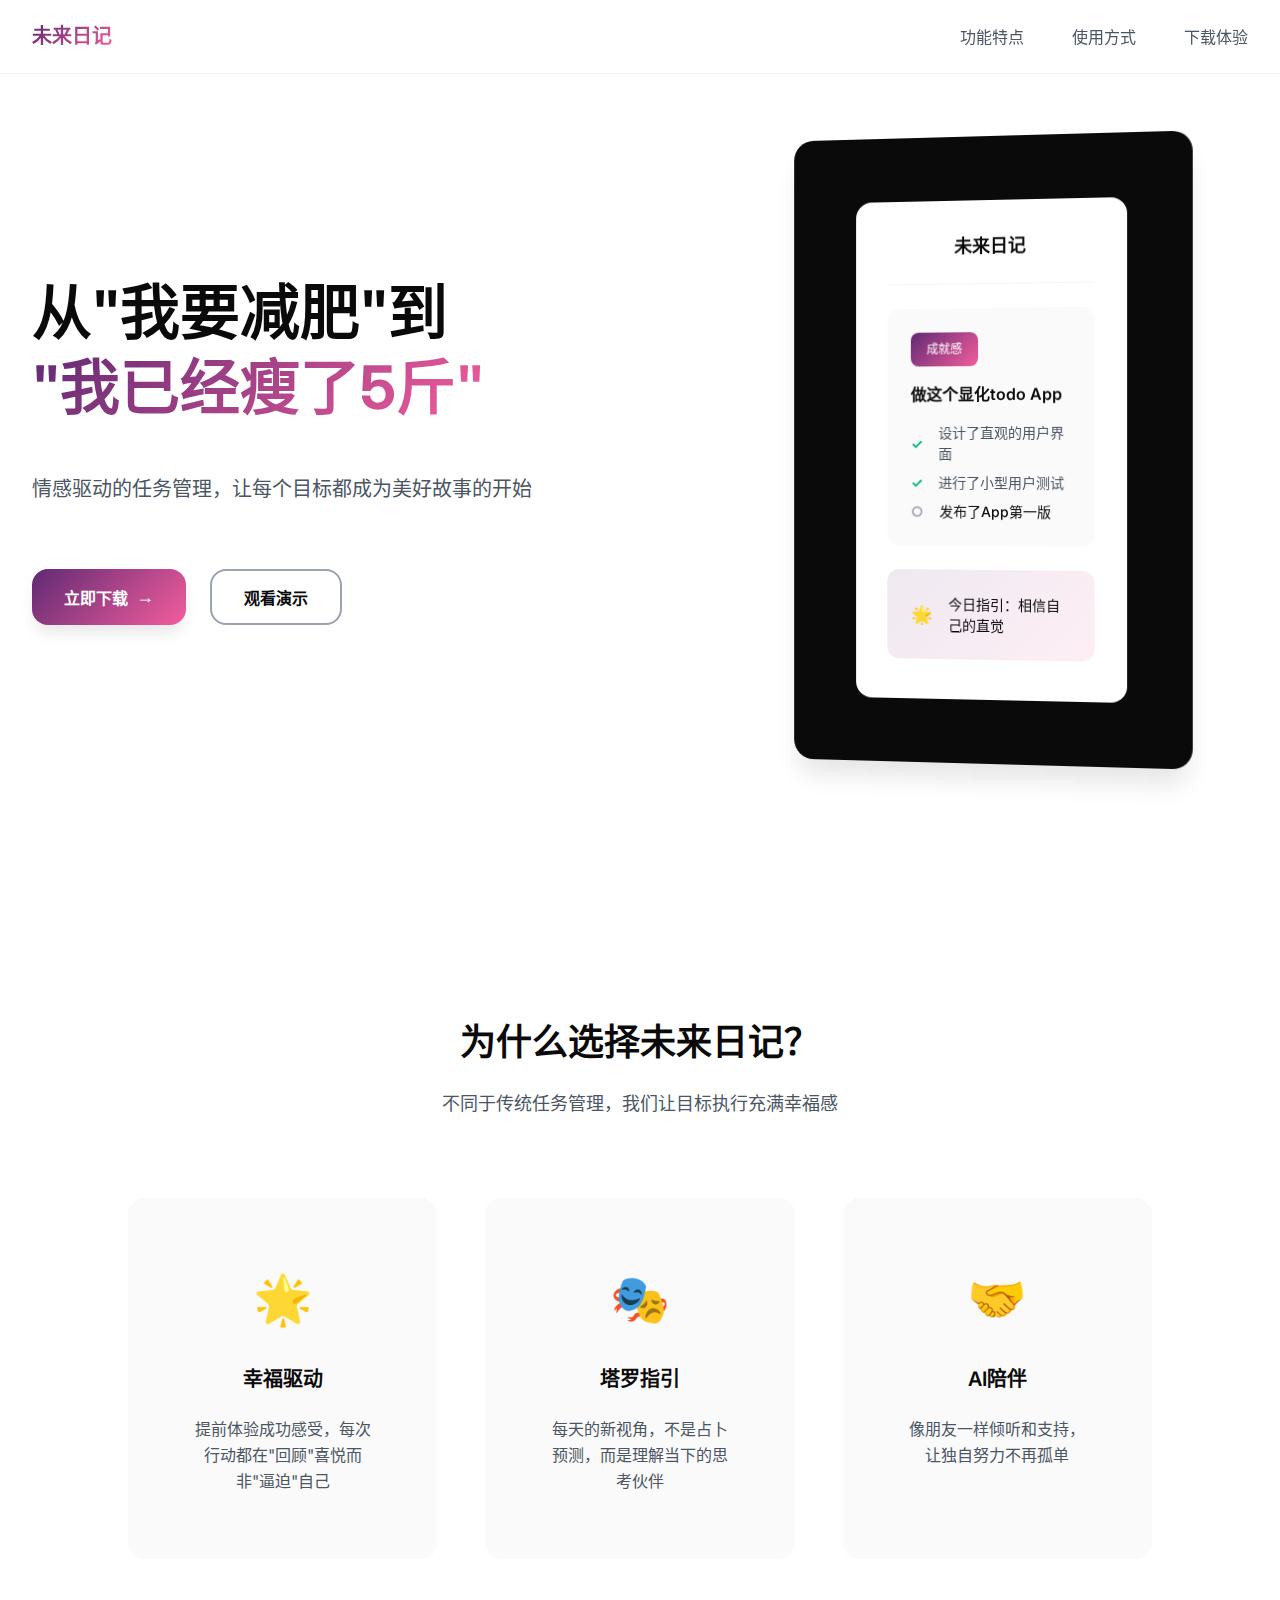
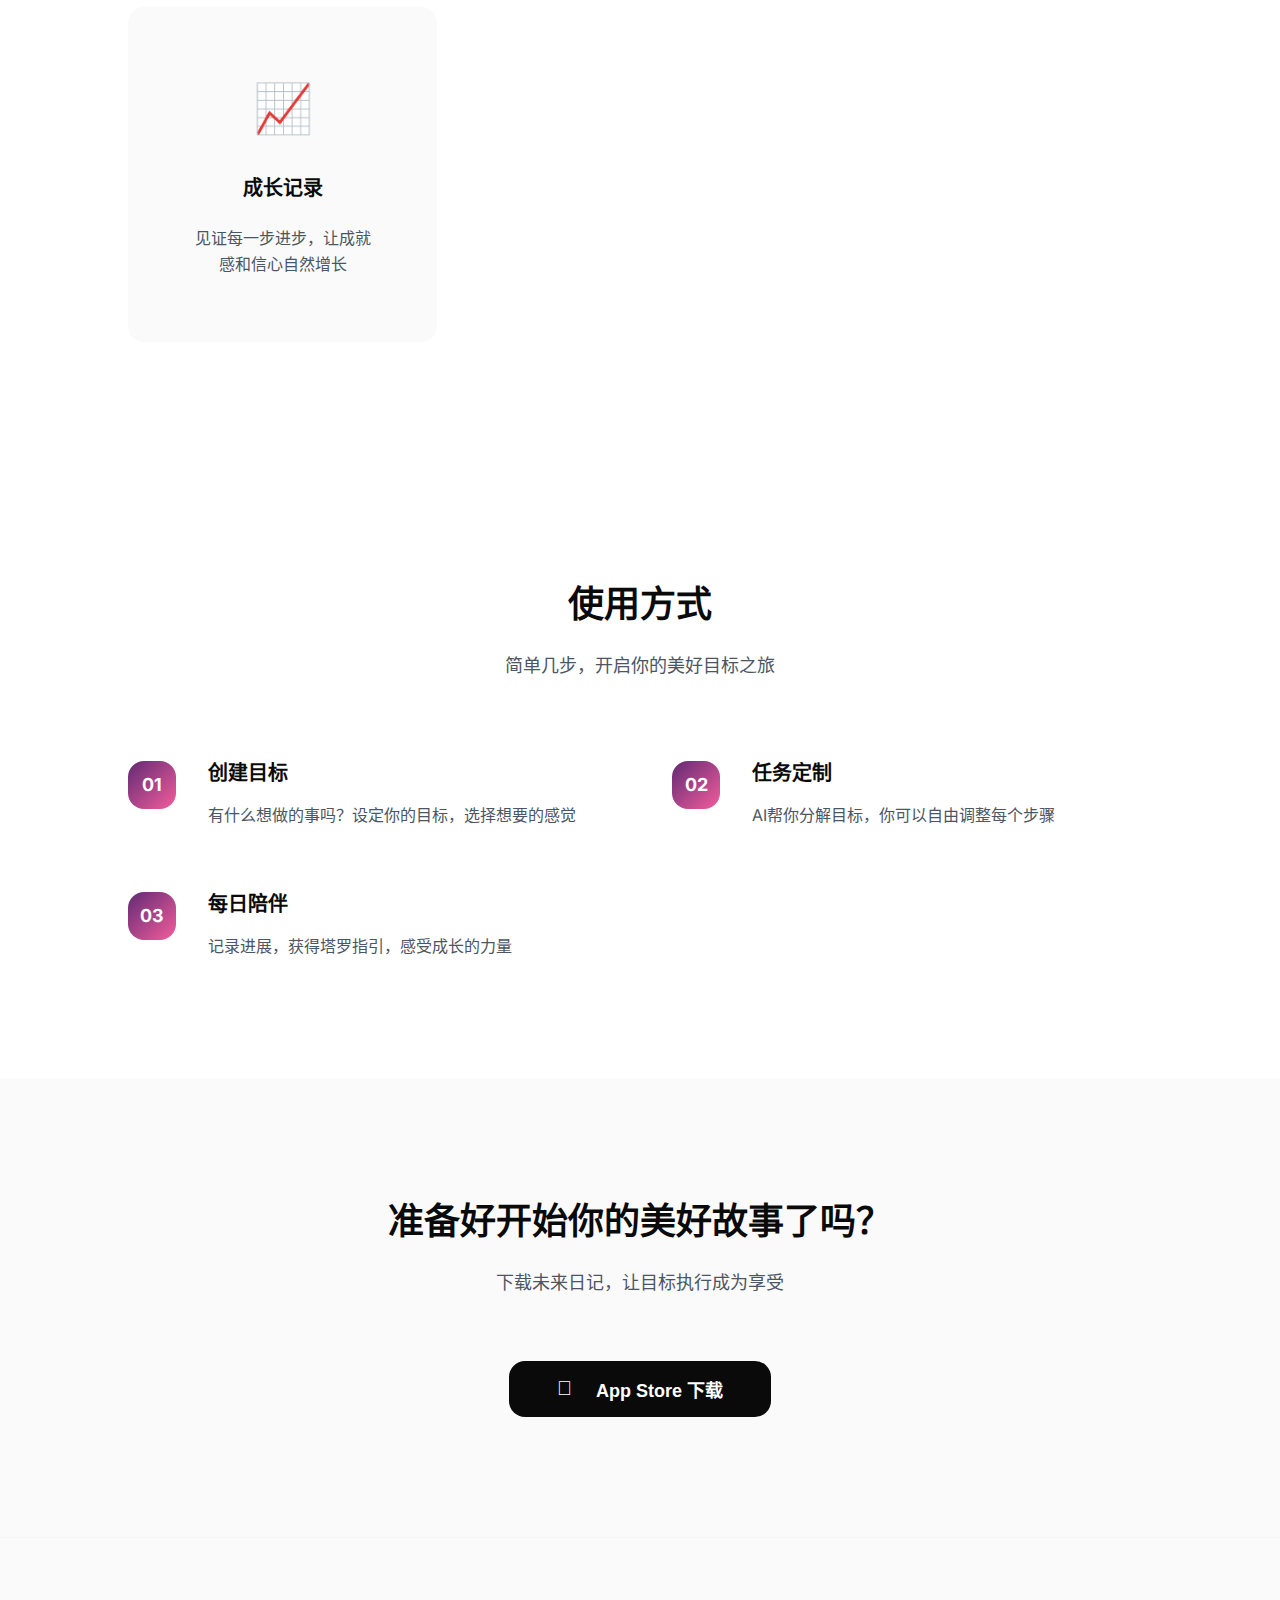
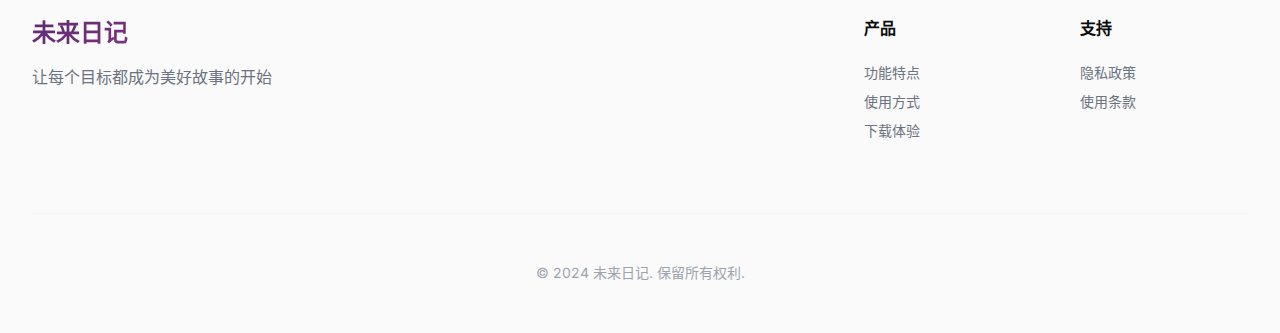
<file: index.html>
<!DOCTYPE html>
<html lang="zh-CN">
<head>
    <meta charset="UTF-8">
    <meta name="viewport" content="width=device-width, initial-scale=1.0">
    <title>未来日记 - 让每个目标都成为美好故事的开始</title>
    <meta name="description" content="情感驱动的任务管理应用，通过美好愿景和陪伴支持，让目标执行变得轻松愉快">
    <link rel="stylesheet" href="styles.css">
    <link href="https://fonts.googleapis.com/css2?family=Inter:wght@300;400;500;600;700&display=swap" rel="stylesheet">
</head>
<body>
    <!-- Header -->
    <header class="header">
        <div class="header-container">
            <div class="logo">
                <h1>未来日记</h1>
            </div>
            <nav class="nav">
                <a href="#features" class="nav-link">功能特点</a>
                <a href="#how-it-works" class="nav-link">使用方式</a>
                <a href="#download" class="nav-link">下载体验</a>
            </nav>
        </div>
    </header>

    <!-- Hero Section -->
    <section class="hero">
        <div class="hero-content">
            <h1 class="hero-title">
                从"我要减肥"到<br>
                <span class="gradient-text">"我已经瘦了5斤"</span>
            </h1>
            <p class="hero-subtitle">
                情感驱动的任务管理，让每个目标都成为美好故事的开始
            </p>
            <div class="hero-actions">
                <button class="btn btn-primary">
                    立即下载
                    <span class="btn-arrow">→</span>
                </button>
                <button class="btn btn-secondary">
                    观看演示
                </button>
            </div>
        </div>
        <div class="hero-visual">
            <div class="app-showcase">
                <div class="app-screen">
                    <div class="screen-header">
                        <div class="screen-title">未来日记</div>
                    </div>
                    <div class="screen-content">
                        <div class="goal-card">
                            <div class="goal-badge">成就感</div>
                            <div class="goal-title">做这个显化todo App</div>
                            <div class="goal-progress">
                                <div class="progress-item">
                                    <span class="progress-check">✓</span>
                                    <span class="progress-text">设计了直观的用户界面</span>
                                </div>
                                <div class="progress-item">
                                    <span class="progress-check">✓</span>
                                    <span class="progress-text">进行了小型用户测试</span>
                                </div>
                                <div class="progress-item active">
                                    <span class="progress-check">○</span>
                                    <span class="progress-text">发布了App第一版</span>
                                </div>
                            </div>
                        </div>
                        <div class="tarot-card">
                            <div class="tarot-icon">🌟</div>
                            <div class="tarot-text">今日指引：相信自己的直觉</div>
                        </div>
                    </div>
                </div>
            </div>
        </div>
    </section>

    <!-- Features Section -->
    <section id="features" class="features">
        <div class="section-header">
            <h2 class="section-title">为什么选择未来日记？</h2>
            <p class="section-description">
                不同于传统任务管理，我们让目标执行充满幸福感
            </p>
        </div>
        <div class="features-grid">
            <div class="feature-card">
                <div class="feature-icon">🌟</div>
                <h3>幸福驱动</h3>
                <p>提前体验成功感受，每次行动都在"回顾"喜悦而非"逼迫"自己</p>
            </div>
            <div class="feature-card">
                <div class="feature-icon">🎭</div>
                <h3>塔罗指引</h3>
                <p>每天的新视角，不是占卜预测，而是理解当下的思考伙伴</p>
            </div>
            <div class="feature-card">
                <div class="feature-icon">🤝</div>
                <h3>AI陪伴</h3>
                <p>像朋友一样倾听和支持，让独自努力不再孤单</p>
            </div>
            <div class="feature-card">
                <div class="feature-icon">📈</div>
                <h3>成长记录</h3>
                <p>见证每一步进步，让成就感和信心自然增长</p>
            </div>
        </div>
    </section>

    <!-- How it Works -->
    <section id="how-it-works" class="how-it-works">
        <div class="section-header">
            <h2 class="section-title">使用方式</h2>
            <p class="section-description">
                简单几步，开启你的美好目标之旅
            </p>
        </div>
        <div class="steps-container">
            <div class="step">
                <div class="step-number">01</div>
                <div class="step-content">
                    <h3>创建目标</h3>
                    <p>有什么想做的事吗？设定你的目标，选择想要的感觉</p>
                </div>
            </div>
            <div class="step">
                <div class="step-number">02</div>
                <div class="step-content">
                    <h3>任务定制</h3>
                    <p>AI帮你分解目标，你可以自由调整每个步骤</p>
                </div>
            </div>
            <div class="step">
                <div class="step-number">03</div>
                <div class="step-content">
                    <h3>每日陪伴</h3>
                    <p>记录进展，获得塔罗指引，感受成长的力量</p>
                </div>
            </div>
        </div>
    </section>

    <!-- CTA Section -->
    <section id="download" class="cta">
        <div class="cta-content">
            <h2 class="cta-title">准备好开始你的美好故事了吗？</h2>
            <p class="cta-description">
                下载未来日记，让目标执行成为享受
            </p>
            <button class="btn btn-cta">
                <span class="app-store-icon"></span>
                App Store 下载
            </button>
        </div>
    </section>

    <!-- Footer -->
    <footer class="footer">
        <div class="footer-content">
            <div class="footer-main">
                <div class="footer-brand">
                    <h3>未来日记</h3>
                    <p>让每个目标都成为美好故事的开始</p>
                </div>
                <div class="footer-links">
                    <div class="footer-link-group">
                        <h4>产品</h4>
                        <a href="#features">功能特点</a>
                        <a href="#how-it-works">使用方式</a>
                        <a href="#download">下载体验</a>
                    </div>
                    <div class="footer-link-group">
                        <h4>支持</h4>
                        <a href="/privacy">隐私政策</a>
                        <a href="/terms-of-use">使用条款</a>
                    </div>
                </div>
            </div>
            <div class="footer-bottom">
                <p>&copy; 2024 未来日记. 保留所有权利.</p>
            </div>
        </div>
    </footer>

    <script src="script.js"></script>
</body>
</html>
</file>
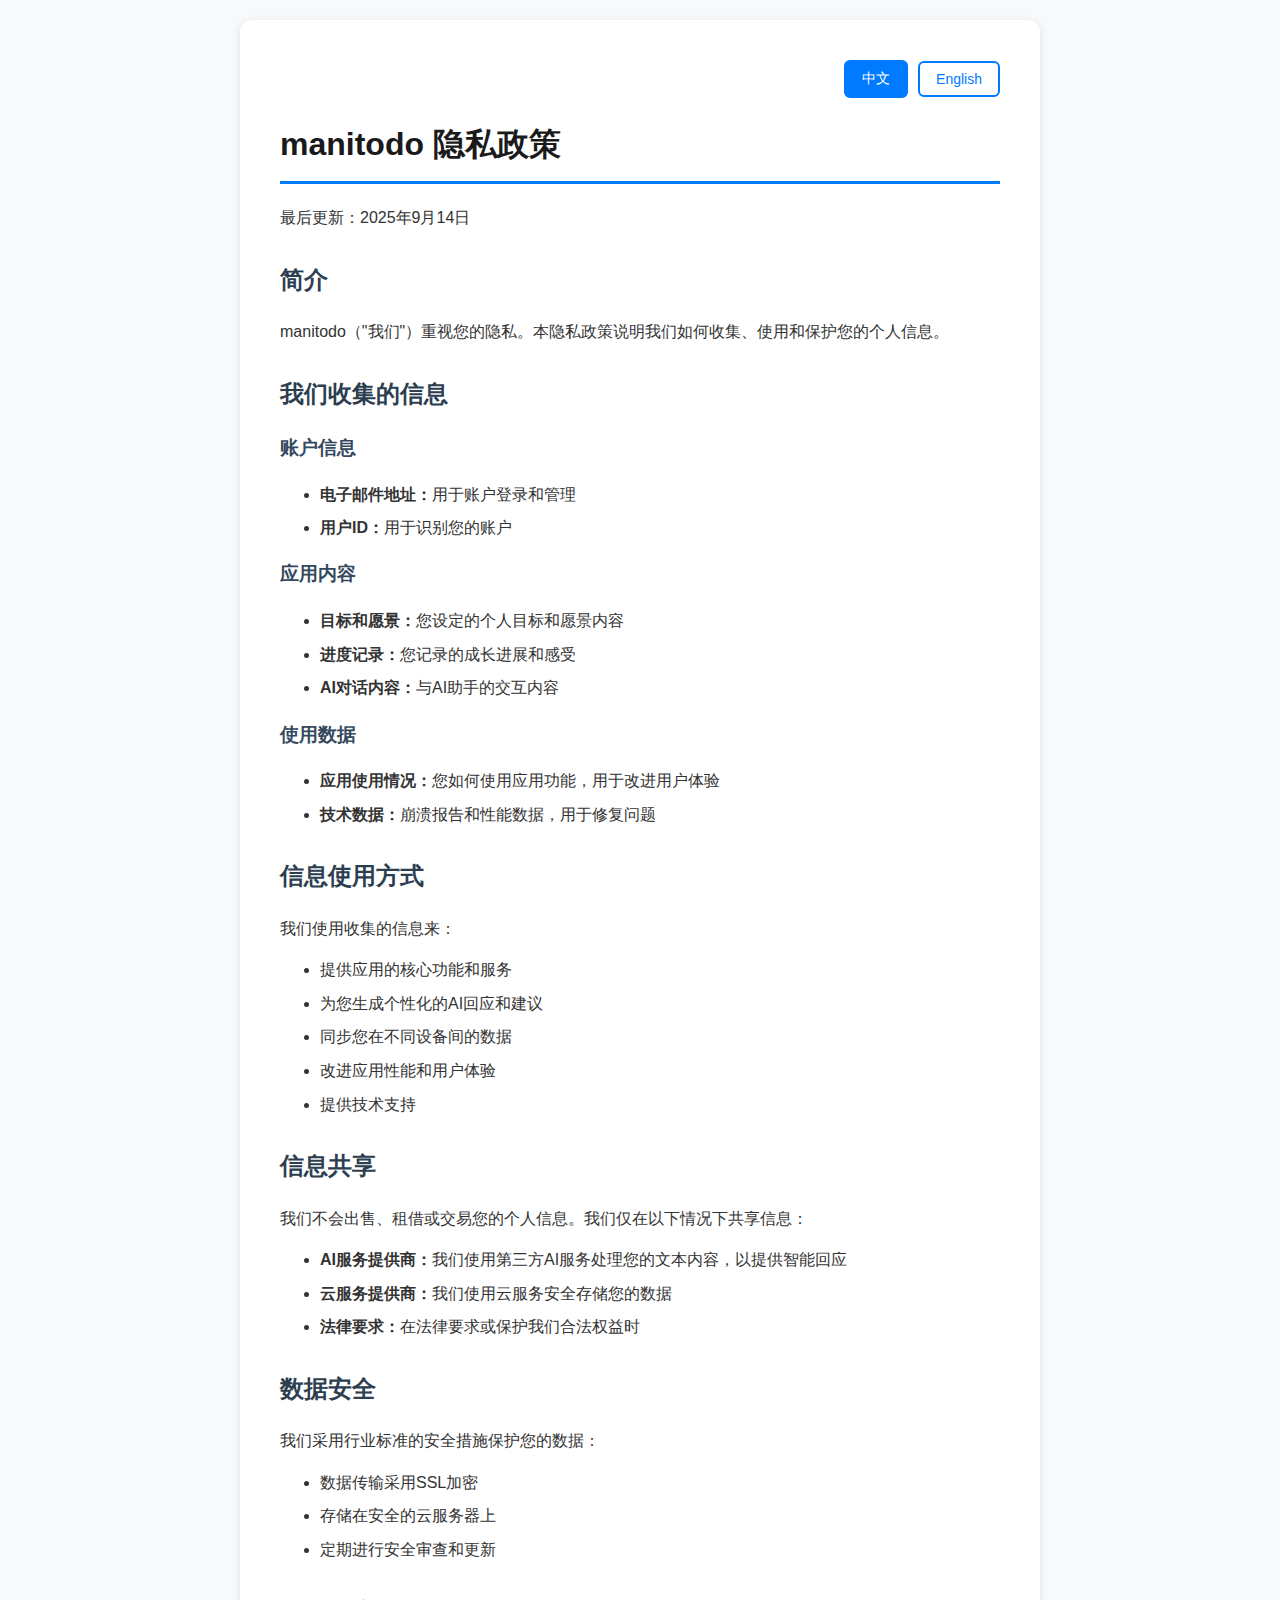
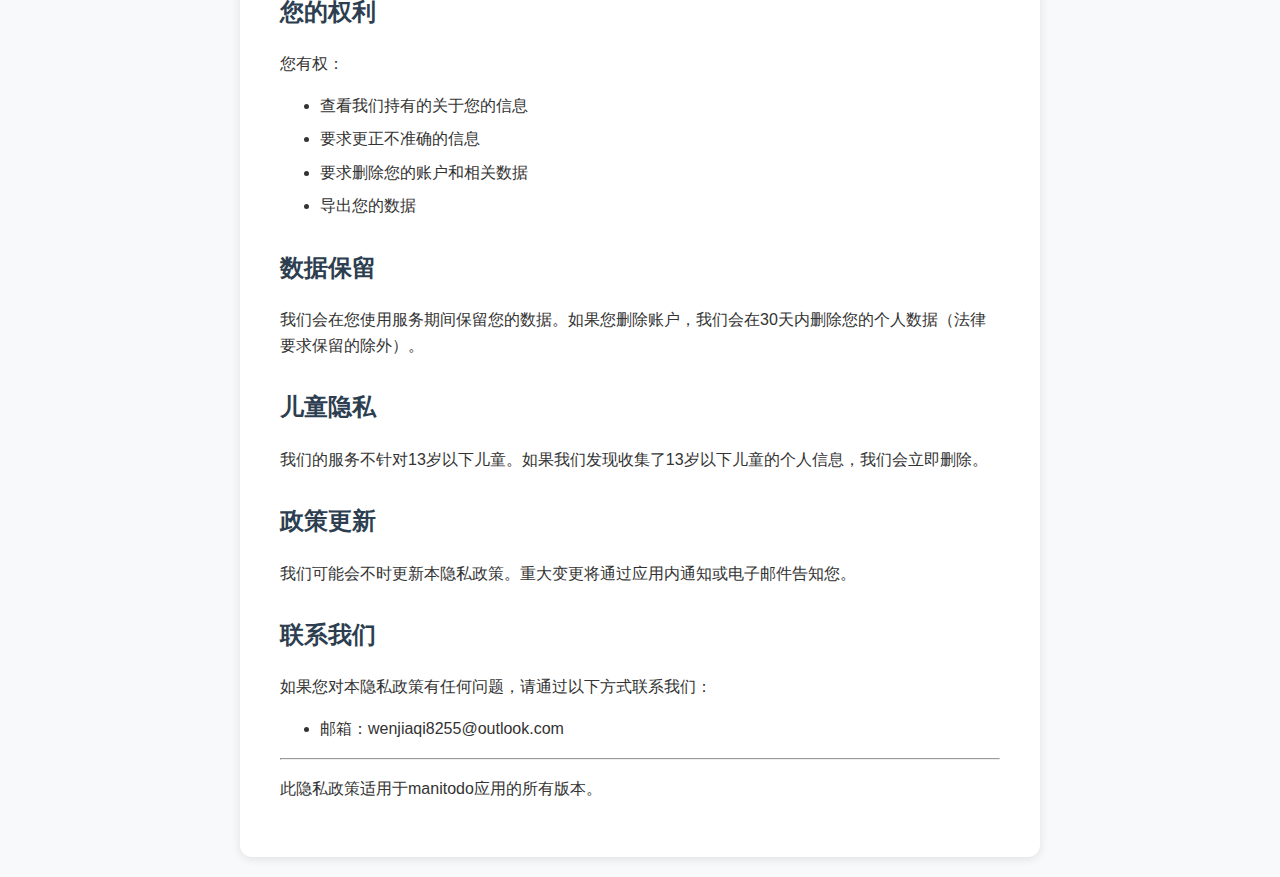
<file: privacy.html>
<!DOCTYPE html>
<html lang="zh">
<head>
    <meta charset="UTF-8">
    <meta name="viewport" content="width=device-width, initial-scale=1.0">
    <title>manitodo 隐私政策</title>
    <style>
        body {
            font-family: -apple-system, BlinkMacSystemFont, 'Segoe UI', Roboto, sans-serif;
            max-width: 800px;
            margin: 0 auto;
            padding: 20px;
            line-height: 1.6;
            color: #333;
            background-color: #f8f9fa;
        }
        .container {
            background: white;
            padding: 40px;
            border-radius: 12px;
            box-shadow: 0 2px 10px rgba(0,0,0,0.1);
        }
        h1 {
            color: #1a1a1a;
            border-bottom: 3px solid #007AFF;
            padding-bottom: 10px;
        }
        h2 {
            color: #2c3e50;
            margin-top: 30px;
        }
        h3 {
            color: #34495e;
        }
        .effective-date {
            background: #e3f2fd;
            padding: 15px;
            border-radius: 8px;
            margin: 20px 0;
            border-left: 4px solid #007AFF;
        }
        .highlight {
            background: #fff3cd;
            padding: 15px;
            border-radius: 8px;
            border-left: 4px solid #ffc107;
            margin: 15px 0;
        }
        .contact-info {
            background: #f8f9fa;
            padding: 20px;
            border-radius: 8px;
            margin: 20px 0;
        }
        ul li {
            margin: 8px 0;
        }
        .footer {
            text-align: center;
            margin-top: 40px;
            padding-top: 20px;
            border-top: 1px solid #eee;
            color: #666;
        }
        .lang-switcher {
            display: flex;
            justify-content: flex-end;
            margin-bottom: 20px;
            gap: 10px;
            align-items: center;
        }
        .lang-btn {
            padding: 8px 16px;
            border: 2px solid #007AFF;
            border-radius: 6px;
            background: white;
            color: #007AFF;
            cursor: pointer;
            font-size: 14px;
            font-weight: 500;
            transition: all 0.3s ease;
        }
        .lang-btn:hover {
            background: #f0f8ff;
        }
        .lang-btn.active {
            background: #007AFF;
            color: white;
        }
        .hidden {
            display: none;
        }
    </style>
</head>
<body>
    <div class="container">
        <div class="lang-switcher">
            <button class="lang-btn active" onclick="switchLanguage('zh')">中文</button>
            <button class="lang-btn" onclick="switchLanguage('en')">English</button>
        </div>
        
        <!-- Chinese Content -->
        <div id="content-zh">
            <h1>manitodo 隐私政策</h1>
            <p class="update-date">最后更新：2025年9月14日</p>
    
    <h2>简介</h2>
    <p>manitodo（"我们"）重视您的隐私。本隐私政策说明我们如何收集、使用和保护您的个人信息。</p>
    
    <h2>我们收集的信息</h2>
    <h3>账户信息</h3>
    <ul>
        <li><strong>电子邮件地址：</strong>用于账户登录和管理</li>
        <li><strong>用户ID：</strong>用于识别您的账户</li>
    </ul>
    
    <h3>应用内容</h3>
    <ul>
        <li><strong>目标和愿景：</strong>您设定的个人目标和愿景内容</li>
        <li><strong>进度记录：</strong>您记录的成长进展和感受</li>
        <li><strong>AI对话内容：</strong>与AI助手的交互内容</li>
    </ul>
    
    <h3>使用数据</h3>
    <ul>
        <li><strong>应用使用情况：</strong>您如何使用应用功能，用于改进用户体验</li>
        <li><strong>技术数据：</strong>崩溃报告和性能数据，用于修复问题</li>
    </ul>
    
    <h2>信息使用方式</h2>
    <p>我们使用收集的信息来：</p>
    <ul>
        <li>提供应用的核心功能和服务</li>
        <li>为您生成个性化的AI回应和建议</li>
        <li>同步您在不同设备间的数据</li>
        <li>改进应用性能和用户体验</li>
        <li>提供技术支持</li>
    </ul>
    
    <h2>信息共享</h2>
    <p>我们不会出售、租借或交易您的个人信息。我们仅在以下情况下共享信息：</p>
    <ul>
        <li><strong>AI服务提供商：</strong>我们使用第三方AI服务处理您的文本内容，以提供智能回应</li>
        <li><strong>云服务提供商：</strong>我们使用云服务安全存储您的数据</li>
        <li><strong>法律要求：</strong>在法律要求或保护我们合法权益时</li>
    </ul>
    
    <h2>数据安全</h2>
    <p>我们采用行业标准的安全措施保护您的数据：</p>
    <ul>
        <li>数据传输采用SSL加密</li>
        <li>存储在安全的云服务器上</li>
        <li>定期进行安全审查和更新</li>
    </ul>
    
    <h2>您的权利</h2>
    <p>您有权：</p>
    <ul>
        <li>查看我们持有的关于您的信息</li>
        <li>要求更正不准确的信息</li>
        <li>要求删除您的账户和相关数据</li>
        <li>导出您的数据</li>
    </ul>
    
    <h2>数据保留</h2>
    <p>我们会在您使用服务期间保留您的数据。如果您删除账户，我们会在30天内删除您的个人数据（法律要求保留的除外）。</p>
    
    <h2>儿童隐私</h2>
    <p>我们的服务不针对13岁以下儿童。如果我们发现收集了13岁以下儿童的个人信息，我们会立即删除。</p>
    
    <h2>政策更新</h2>
    <p>我们可能会不时更新本隐私政策。重大变更将通过应用内通知或电子邮件告知您。</p>
    
    <h2>联系我们</h2>
    <p>如果您对本隐私政策有任何问题，请通过以下方式联系我们：</p>
    <ul>
        <li>邮箱：wenjiaqi8255@outlook.com</li>
    </ul>
            
            <hr>
            <p class="update-date">此隐私政策适用于manitodo应用的所有版本。</p>
        </div>

        <!-- English Content -->
        <div id="content-en" class="hidden">
            <h1>manitodo Privacy Policy</h1>
            <p class="update-date">Last Updated: September 14, 2025</p>
            
            <h2>Introduction</h2>
            <p>manitodo ("we") values your privacy. This privacy policy explains how we collect, use, and protect your personal information.</p>
            
            <h2>Information We Collect</h2>
            <h3>Account Information</h3>
            <ul>
                <li><strong>Email Address:</strong> Used for account login and management</li>
                <li><strong>User ID:</strong> Used to identify your account</li>
            </ul>
            
            <h3>App Content</h3>
            <ul>
                <li><strong>Goals and Visions:</strong> Personal goals and vision content you set</li>
                <li><strong>Progress Records:</strong> Growth progress and feelings you record</li>
                <li><strong>AI Conversation Content:</strong> Interactions with the AI assistant</li>
            </ul>
            
            <h3>Usage Data</h3>
            <ul>
                <li><strong>App Usage:</strong> How you use app features, used to improve user experience</li>
                <li><strong>Technical Data:</strong> Crash reports and performance data, used to fix issues</li>
            </ul>
            
            <h2>How We Use Information</h2>
            <p>We use the collected information to:</p>
            <ul>
                <li>Provide core app functionality and services</li>
                <li>Generate personalized AI responses and suggestions for you</li>
                <li>Sync your data across different devices</li>
                <li>Improve app performance and user experience</li>
                <li>Provide technical support</li>
            </ul>
            
            <h2>Information Sharing</h2>
            <p>We do not sell, rent, or trade your personal information. We only share information in the following circumstances:</p>
            <ul>
                <li><strong>AI Service Providers:</strong> We use third-party AI services to process your text content to provide intelligent responses</li>
                <li><strong>Cloud Service Providers:</strong> We use cloud services to securely store your data</li>
                <li><strong>Legal Requirements:</strong> When required by law or to protect our legitimate interests</li>
            </ul>
            
            <h2>Data Security</h2>
            <p>We employ industry-standard security measures to protect your data:</p>
            <ul>
                <li>Data transmission uses SSL encryption</li>
                <li>Stored on secure cloud servers</li>
                <li>Regular security reviews and updates</li>
            </ul>
            
            <h2>Your Rights</h2>
            <p>You have the right to:</p>
            <ul>
                <li>View information we hold about you</li>
                <li>Request correction of inaccurate information</li>
                <li>Request deletion of your account and related data</li>
                <li>Export your data</li>
            </ul>
            
            <h2>Data Retention</h2>
            <p>We retain your data while you use our services. If you delete your account, we will delete your personal data within 30 days (except as required by law).</p>
            
            <h2>Children's Privacy</h2>
            <p>Our services are not directed to children under 13. If we discover we have collected personal information from children under 13, we will delete it immediately.</p>
            
            <h2>Policy Updates</h2>
            <p>We may update this privacy policy from time to time. Significant changes will be communicated through in-app notifications or email.</p>
            
            <h2>Contact Us</h2>
            <p>If you have any questions about this privacy policy, please contact us:</p>
            <ul>
                <li>Email: wenjiaqi8255@outlook.com</li>
            </ul>
            
            <hr>
            <p class="update-date">This privacy policy applies to all versions of the manitodo app.</p>
        </div>
    </div>

    <script>
        function switchLanguage(lang) {
            // Hide all content divs
            document.getElementById('content-zh').classList.toggle('hidden', lang !== 'zh');
            document.getElementById('content-en').classList.toggle('hidden', lang !== 'en');
            
            // Update button states
            document.querySelectorAll('.lang-btn').forEach(btn => {
                btn.classList.remove('active');
            });
            
            // Add active class to selected button
            if (lang === 'zh') {
                document.querySelector('.lang-btn[onclick="switchLanguage(\'zh\')"]').classList.add('active');
                document.documentElement.lang = 'zh';
                document.title = 'manitodo 隐私政策';
            } else {
                document.querySelector('.lang-btn[onclick="switchLanguage(\'en\')"]').classList.add('active');
                document.documentElement.lang = 'en';
                document.title = 'manitodo Privacy Policy';
            }
        }

        // Set default language to Chinese on page load
        document.addEventListener('DOMContentLoaded', function() {
            switchLanguage('zh');
        });
    </script>
</body>
</html>
</file>
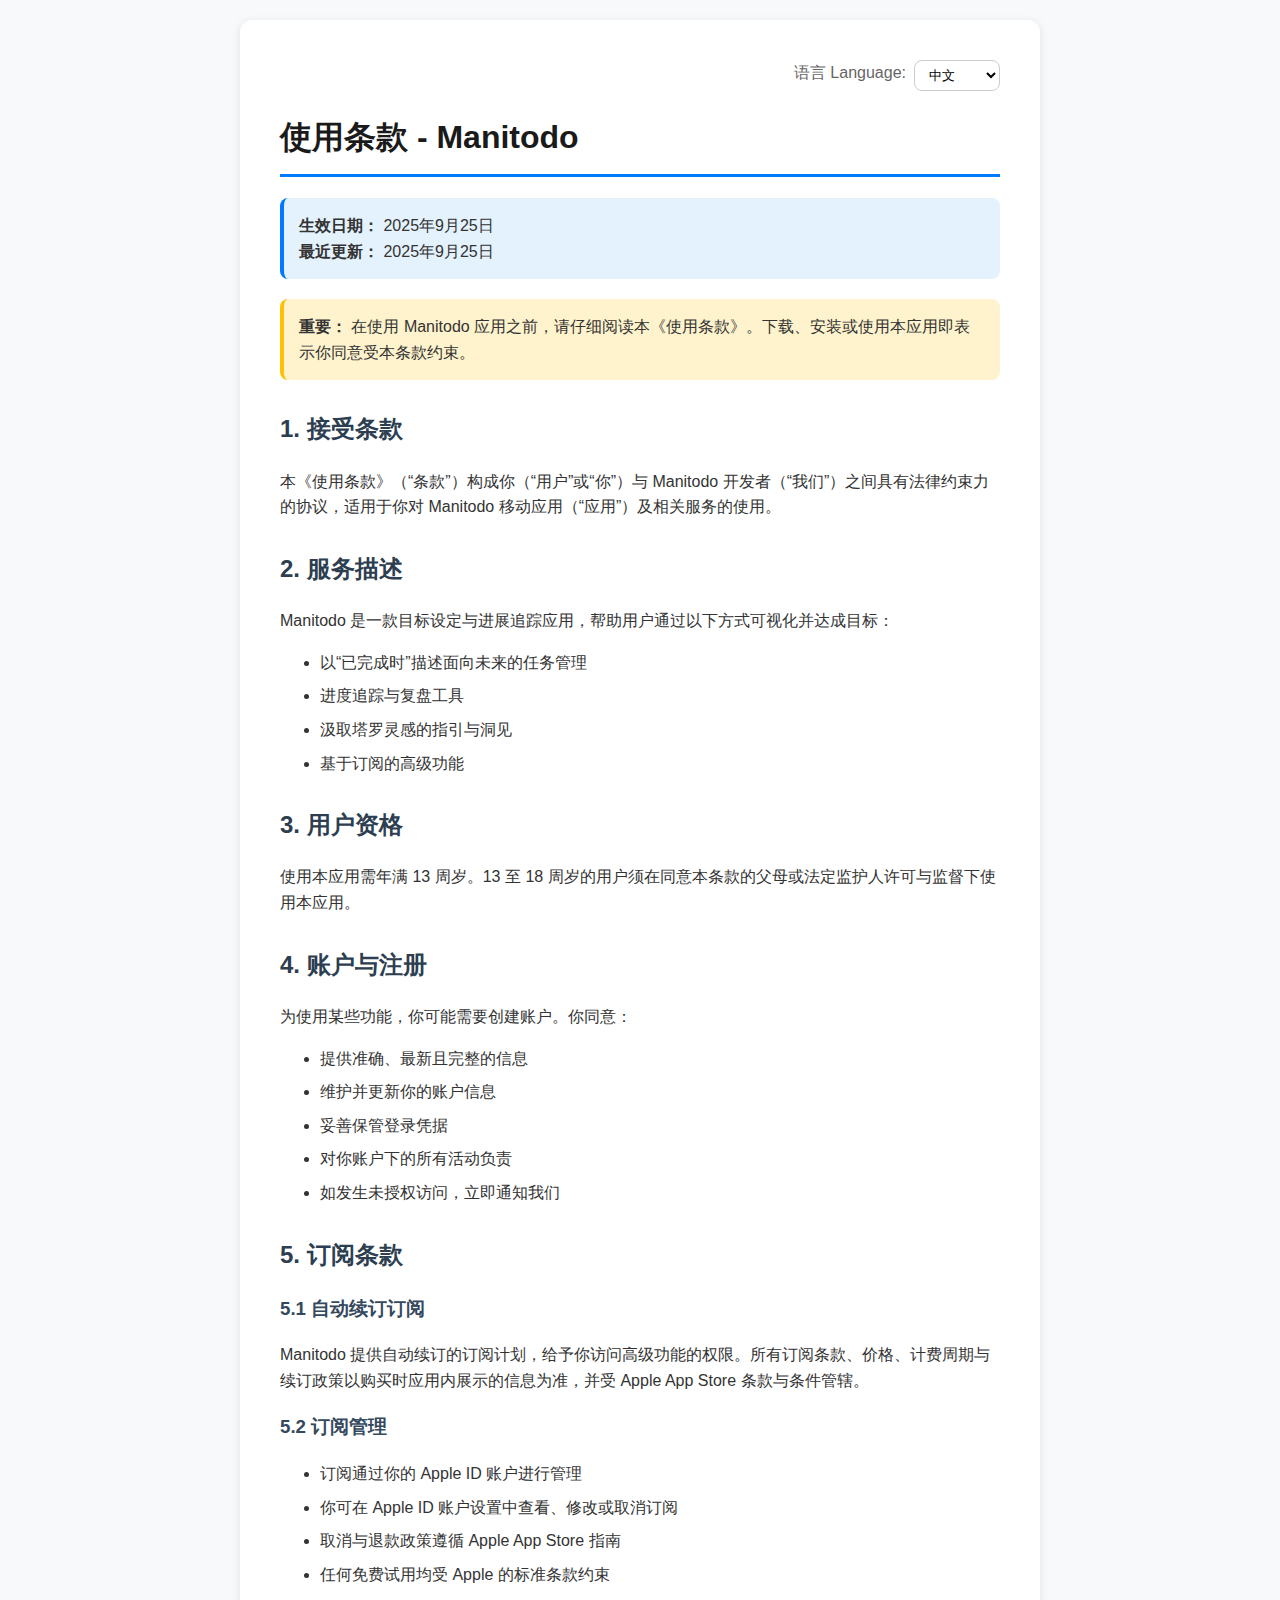
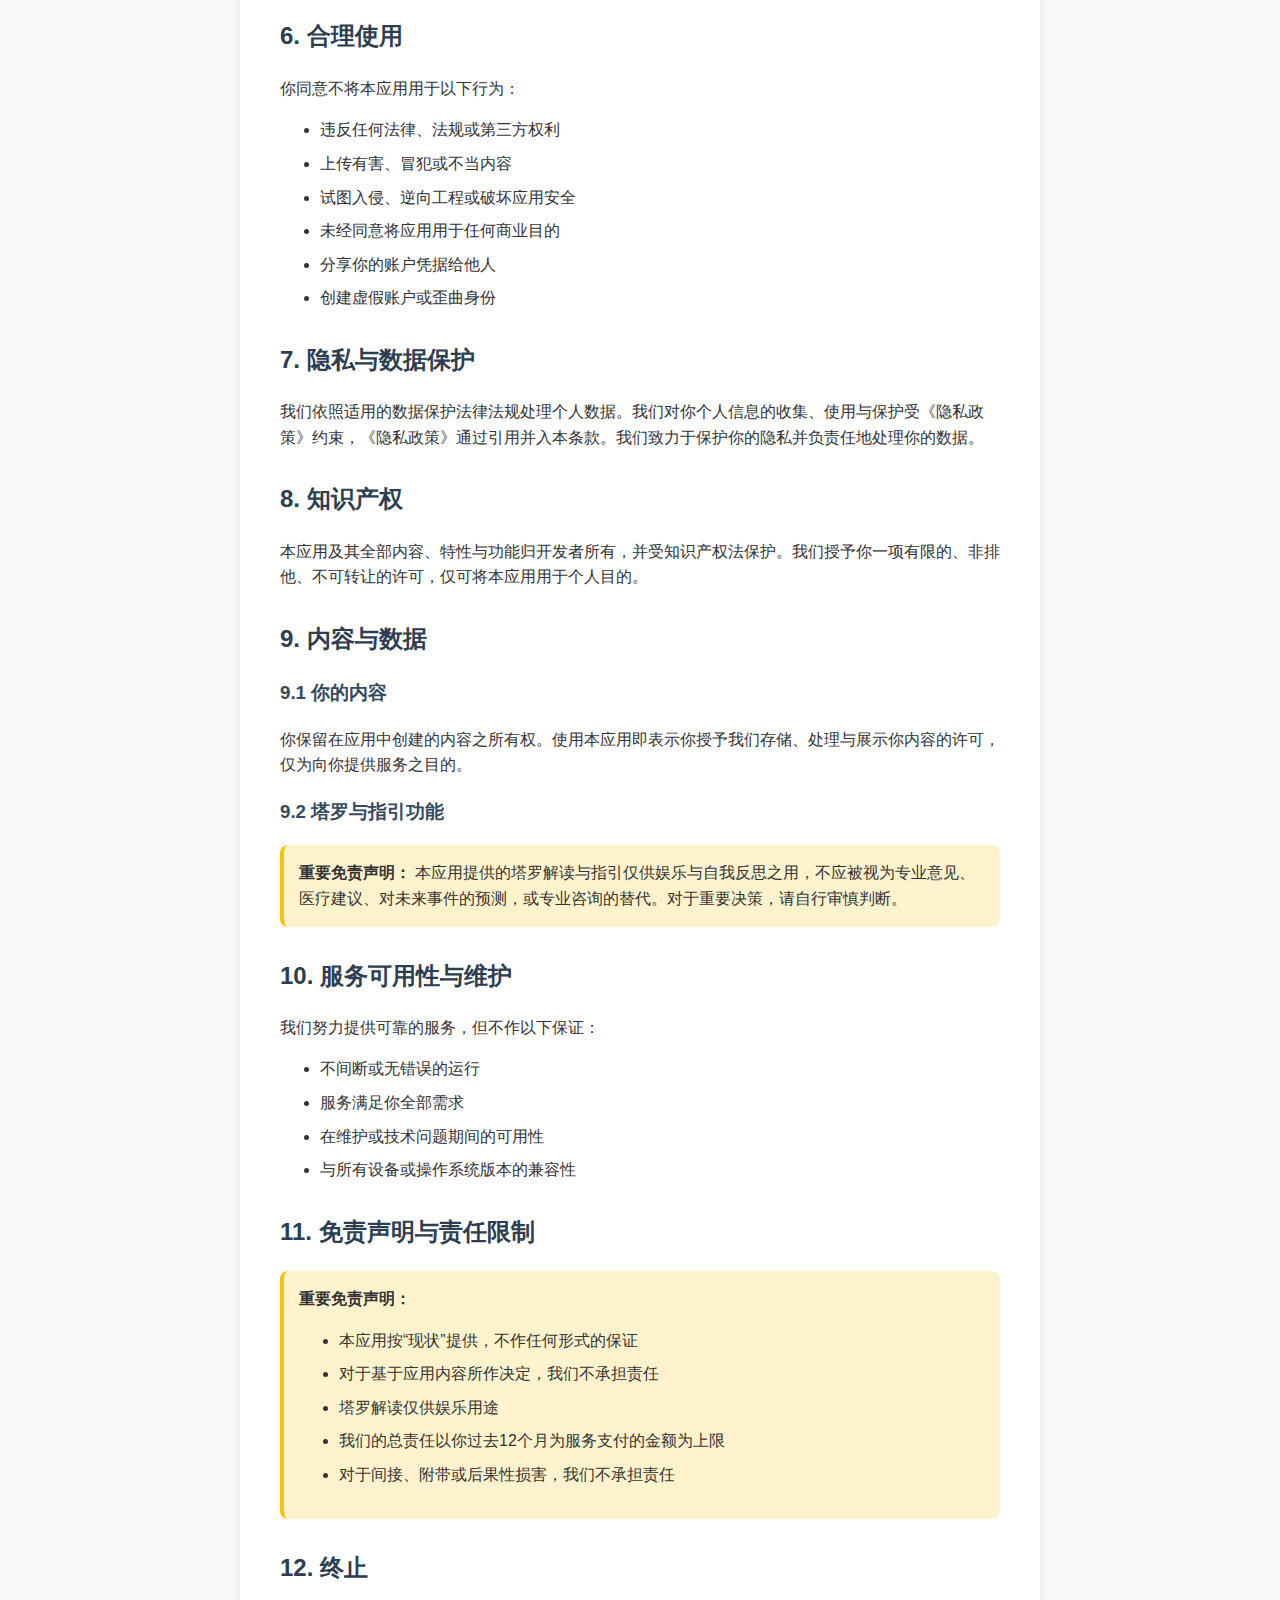
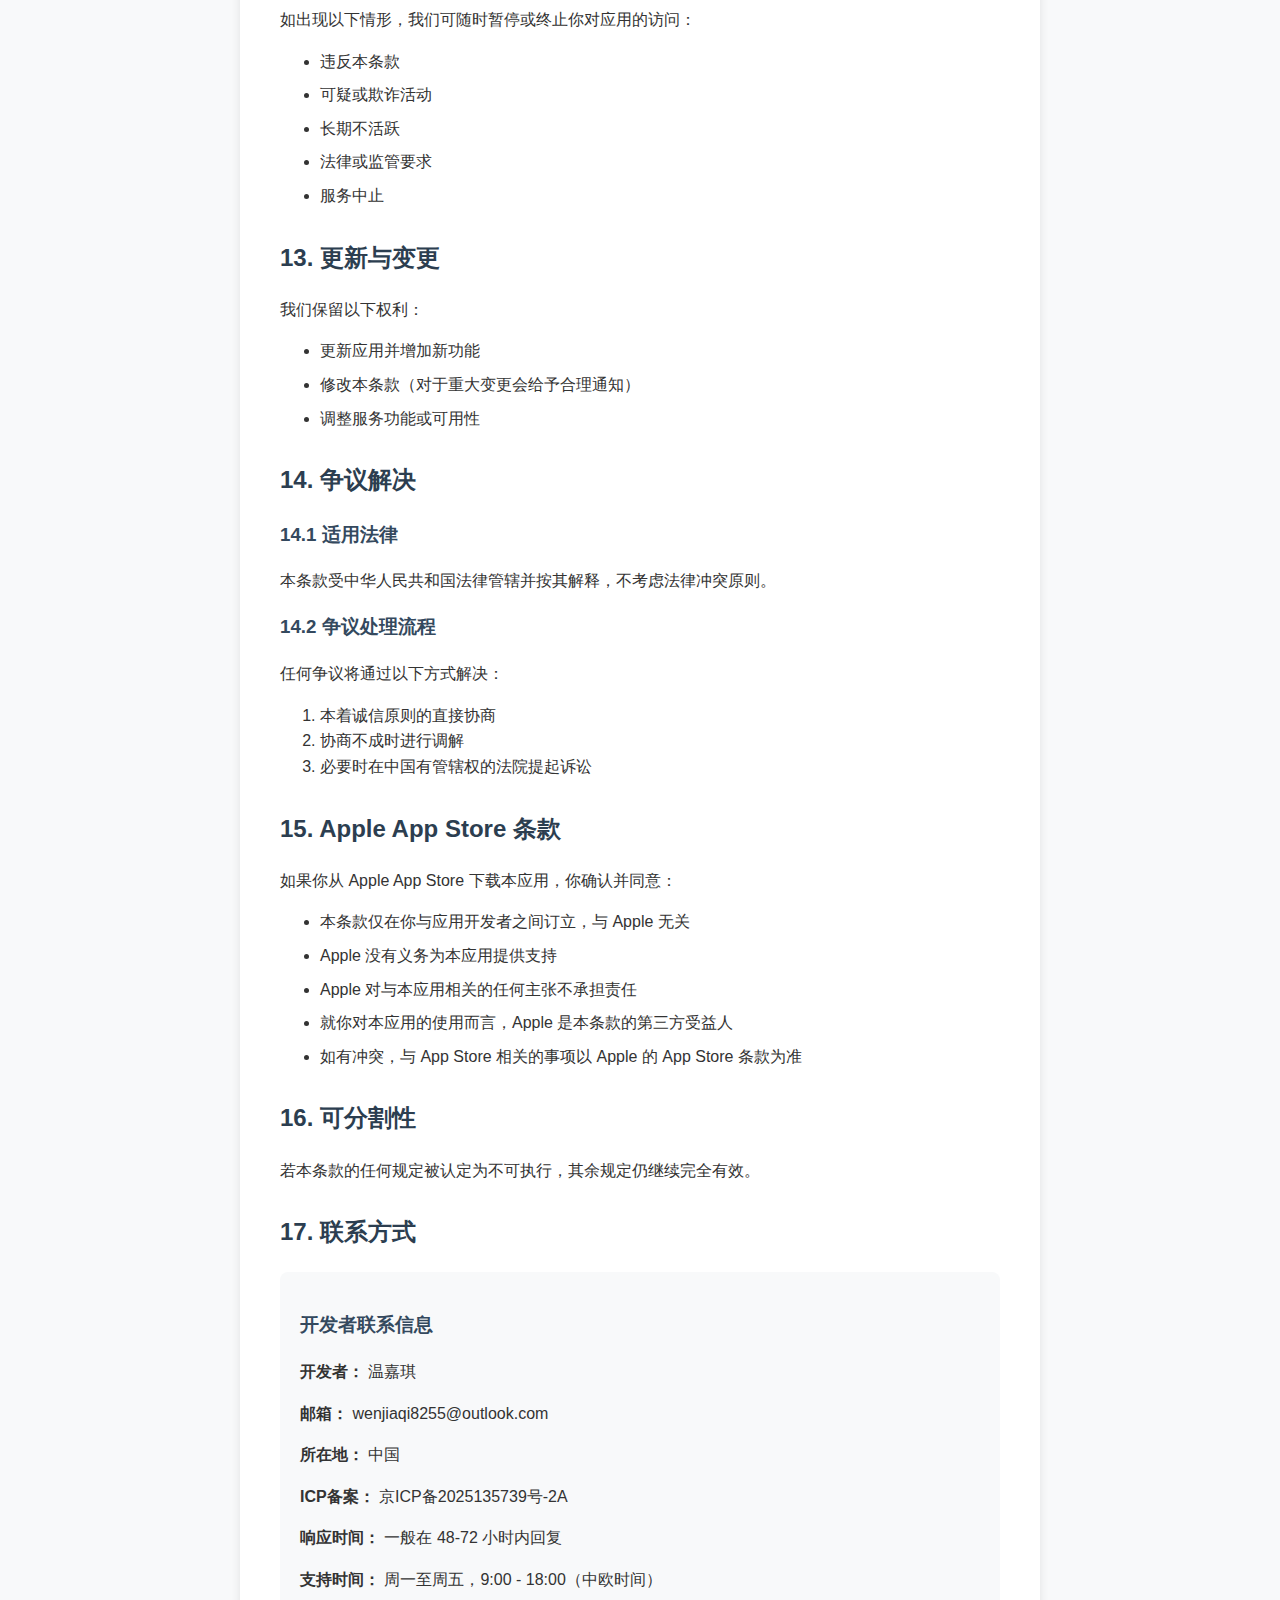
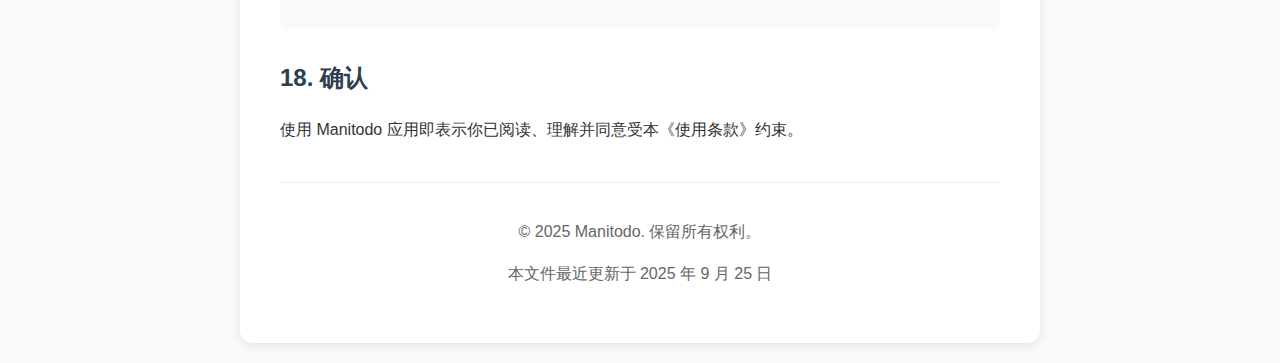
<file: terms-of-use.html>
<!DOCTYPE html>
<html lang="zh">
<head>
    <meta charset="UTF-8">
    <meta name="viewport" content="width=device-width, initial-scale=1.0">
    <title>Terms of Use - Manitodo</title>
    <style>
        body {
            font-family: -apple-system, BlinkMacSystemFont, 'Segoe UI', Roboto, sans-serif;
            max-width: 800px;
            margin: 0 auto;
            padding: 20px;
            line-height: 1.6;
            color: #333;
            background-color: #f8f9fa;
        }
        .container {
            background: white;
            padding: 40px;
            border-radius: 12px;
            box-shadow: 0 2px 10px rgba(0,0,0,0.1);
        }
        h1 {
            color: #1a1a1a;
            border-bottom: 3px solid #007AFF;
            padding-bottom: 10px;
        }
        h2 {
            color: #2c3e50;
            margin-top: 30px;
        }
        h3 {
            color: #34495e;
        }
        .effective-date {
            background: #e3f2fd;
            padding: 15px;
            border-radius: 8px;
            margin: 20px 0;
            border-left: 4px solid #007AFF;
        }
        .highlight {
            background: #fff3cd;
            padding: 15px;
            border-radius: 8px;
            border-left: 4px solid #ffc107;
            margin: 15px 0;
        }
        .contact-info {
            background: #f8f9fa;
            padding: 20px;
            border-radius: 8px;
            margin: 20px 0;
        }
        ul li {
            margin: 8px 0;
        }
        .footer {
            text-align: center;
            margin-top: 40px;
            padding-top: 20px;
            border-top: 1px solid #eee;
            color: #666;
        }
        .lang-switcher {
            display: flex;
            justify-content: flex-end;
            margin-bottom: 16px;
        }
        .lang-switcher select {
            padding: 6px 10px;
            border-radius: 8px;
            border: 1px solid #ccc;
            background: #fff;
        }
    </style>
</head>
<body>
    <div class="container">
        <div class="lang-switcher">
            <label for="lang" style="margin-right:8px; color:#666;">语言 Language:</label>
            <select id="lang" aria-label="Language selector">
                <option value="zh">中文</option>
                <option value="en">English</option>
            </select>
        </div>

        <div id="content-zh">
            <h1>使用条款 - Manitodo</h1>
            
            <div class="effective-date">
                <strong>生效日期：</strong> 2025年9月25日<br>
                <strong>最近更新：</strong> 2025年9月25日
            </div>

            <div class="highlight">
                <strong>重要：</strong> 在使用 Manitodo 应用之前，请仔细阅读本《使用条款》。下载、安装或使用本应用即表示你同意受本条款约束。
            </div>

            <h2>1. 接受条款</h2>
            <p>本《使用条款》（“条款”）构成你（“用户”或“你”）与 Manitodo 开发者（“我们”）之间具有法律约束力的协议，适用于你对 Manitodo 移动应用（“应用”）及相关服务的使用。</p>

            <h2>2. 服务描述</h2>
            <p>Manitodo 是一款目标设定与进展追踪应用，帮助用户通过以下方式可视化并达成目标：</p>
            <ul>
                <li>以“已完成时”描述面向未来的任务管理</li>
                <li>进度追踪与复盘工具</li>
                <li>汲取塔罗灵感的指引与洞见</li>
                <li>基于订阅的高级功能</li>
            </ul>

            <h2>3. 用户资格</h2>
            <p>使用本应用需年满 13 周岁。13 至 18 周岁的用户须在同意本条款的父母或法定监护人许可与监督下使用本应用。</p>

            <h2>4. 账户与注册</h2>
            <p>为使用某些功能，你可能需要创建账户。你同意：</p>
            <ul>
                <li>提供准确、最新且完整的信息</li>
                <li>维护并更新你的账户信息</li>
                <li>妥善保管登录凭据</li>
                <li>对你账户下的所有活动负责</li>
                <li>如发生未授权访问，立即通知我们</li>
            </ul>

            <h2>5. 订阅条款</h2>
            <h3>5.1 自动续订订阅</h3>
            <p>Manitodo 提供自动续订的订阅计划，给予你访问高级功能的权限。所有订阅条款、价格、计费周期与续订政策以购买时应用内展示的信息为准，并受 Apple App Store 条款与条件管辖。</p>

            <h3>5.2 订阅管理</h3>
            <ul>
                <li>订阅通过你的 Apple ID 账户进行管理</li>
                <li>你可在 Apple ID 账户设置中查看、修改或取消订阅</li>
                <li>取消与退款政策遵循 Apple App Store 指南</li>
                <li>任何免费试用均受 Apple 的标准条款约束</li>
            </ul>

            <h2>6. 合理使用</h2>
            <p>你同意不将本应用用于以下行为：</p>
            <ul>
                <li>违反任何法律、法规或第三方权利</li>
                <li>上传有害、冒犯或不当内容</li>
                <li>试图入侵、逆向工程或破坏应用安全</li>
                <li>未经同意将应用用于任何商业目的</li>
                <li>分享你的账户凭据给他人</li>
                <li>创建虚假账户或歪曲身份</li>
            </ul>

            <h2>7. 隐私与数据保护</h2>
            <p>我们依照适用的数据保护法律法规处理个人数据。我们对你个人信息的收集、使用与保护受《隐私政策》约束，《隐私政策》通过引用并入本条款。我们致力于保护你的隐私并负责任地处理你的数据。</p>

            <h2>8. 知识产权</h2>
            <p>本应用及其全部内容、特性与功能归开发者所有，并受知识产权法保护。我们授予你一项有限的、非排他、不可转让的许可，仅可将本应用用于个人目的。</p>

            <h2>9. 内容与数据</h2>
            <h3>9.1 你的内容</h3>
            <p>你保留在应用中创建的内容之所有权。使用本应用即表示你授予我们存储、处理与展示你内容的许可，仅为向你提供服务之目的。</p>

            <h3>9.2 塔罗与指引功能</h3>
            <div class="highlight">
                <strong>重要免责声明：</strong> 本应用提供的塔罗解读与指引仅供娱乐与自我反思之用，不应被视为专业意见、医疗建议、对未来事件的预测，或专业咨询的替代。对于重要决策，请自行审慎判断。
            </div>

            <h2>10. 服务可用性与维护</h2>
            <p>我们努力提供可靠的服务，但不作以下保证：</p>
            <ul>
                <li>不间断或无错误的运行</li>
                <li>服务满足你全部需求</li>
                <li>在维护或技术问题期间的可用性</li>
                <li>与所有设备或操作系统版本的兼容性</li>
            </ul>

            <h2>11. 免责声明与责任限制</h2>
            <div class="highlight">
                <strong>重要免责声明：</strong>
                <ul>
                    <li>本应用按“现状”提供，不作任何形式的保证</li>
                    <li>对于基于应用内容所作决定，我们不承担责任</li>
                    <li>塔罗解读仅供娱乐用途</li>
                    <li>我们的总责任以你过去12个月为服务支付的金额为上限</li>
                    <li>对于间接、附带或后果性损害，我们不承担责任</li>
                </ul>
            </div>

            <h2>12. 终止</h2>
            <p>如出现以下情形，我们可随时暂停或终止你对应用的访问：</p>
            <ul>
                <li>违反本条款</li>
                <li>可疑或欺诈活动</li>
                <li>长期不活跃</li>
                <li>法律或监管要求</li>
                <li>服务中止</li>
            </ul>

            <h2>13. 更新与变更</h2>
            <p>我们保留以下权利：</p>
            <ul>
                <li>更新应用并增加新功能</li>
                <li>修改本条款（对于重大变更会给予合理通知）</li>
                <li>调整服务功能或可用性</li>
            </ul>

            <h2>14. 争议解决</h2>
            <h3>14.1 适用法律</h3>
            <p>本条款受中华人民共和国法律管辖并按其解释，不考虑法律冲突原则。</p>

            <h3>14.2 争议处理流程</h3>
            <p>任何争议将通过以下方式解决：</p>
            <ol>
                <li>本着诚信原则的直接协商</li>
                <li>协商不成时进行调解</li>
                <li>必要时在中国有管辖权的法院提起诉讼</li>
            </ol>

            <h2>15. Apple App Store 条款</h2>
            <p>如果你从 Apple App Store 下载本应用，你确认并同意：</p>
            <ul>
                <li>本条款仅在你与应用开发者之间订立，与 Apple 无关</li>
                <li>Apple 没有义务为本应用提供支持</li>
                <li>Apple 对与本应用相关的任何主张不承担责任</li>
                <li>就你对本应用的使用而言，Apple 是本条款的第三方受益人</li>
                <li>如有冲突，与 App Store 相关的事项以 Apple 的 App Store 条款为准</li>
            </ul>

            <h2>16. 可分割性</h2>
            <p>若本条款的任何规定被认定为不可执行，其余规定仍继续完全有效。</p>

            <h2>17. 联系方式</h2>
            <div class="contact-info">
                <h3>开发者联系信息</h3>
                <p><strong>开发者：</strong> 温嘉琪</p>
                <p><strong>邮箱：</strong> wenjiaqi8255@outlook.com</p>
                <p><strong>所在地：</strong> 中国</p>
                <p><strong>ICP备案：</strong> 京ICP备2025135739号-2A</p>
                <p><strong>响应时间：</strong> 一般在 48-72 小时内回复</p>
                <p><strong>支持时间：</strong> 周一至周五，9:00 - 18:00（中欧时间）</p>
            </div>

            <h2>18. 确认</h2>
            <p>使用 Manitodo 应用即表示你已阅读、理解并同意受本《使用条款》约束。</p>

            <div class="footer">
                <p>© 2025 Manitodo. 保留所有权利。</p>
                <p>本文件最近更新于 2025 年 9 月 25 日</p>
            </div>
        </div>

        <div id="content-en" style="display:none;">
        <h1>Terms of Use - Manitodo</h1>
        
        <div class="effective-date">
            <strong>Effective Date:</strong> September 25, 2025<br>
            <strong>Last Updated:</strong> September 25, 2025
        </div>

        <div class="highlight">
            <strong>Important:</strong> Please read these Terms of Use carefully before using the Manitodo application. By downloading, installing, or using our app, you agree to be bound by these terms.
        </div>

        <h2>1. Acceptance of Terms</h2>
        <p>These Terms of Use ("Terms") constitute a legally binding agreement between you ("User" or "you") and the developer of Manitodo ("we," "us," or "our") regarding your use of the Manitodo mobile application ("App") and related services.</p>

        <h2>2. Description of Service</h2>
        <p>Manitodo is a goal-setting and progress tracking application that helps users visualize and achieve their objectives through:</p>
        <ul>
            <li>Future-oriented task management using completed tense descriptions</li>
            <li>Progress tracking and reflection tools</li>
            <li>Tarot-inspired guidance and insights</li>
            <li>Subscription-based premium features</li>
        </ul>

        <h2>3. User Eligibility</h2>
        <p>You must be at least 13 years old to use this App. If you are between 13 and 18 years old, you may only use the App with the permission and supervision of a parent or legal guardian who agrees to these Terms.</p>

        <h2>4. User Account and Registration</h2>
        <p>To access certain features, you may need to create an account. You agree to:</p>
        <ul>
            <li>Provide accurate, current, and complete information</li>
            <li>Maintain and update your account information</li>
            <li>Keep your login credentials secure and confidential</li>
            <li>Be responsible for all activities under your account</li>
            <li>Notify us immediately of any unauthorized access</li>
        </ul>

        <h2>5. Subscription Terms</h2>
        <h3>5.1 Auto-Renewable Subscriptions</h3>
        <p>Manitodo offers auto-renewable subscription plans that provide access to premium features. All subscription terms, pricing, billing cycles, and renewal policies are as displayed within the App at the time of purchase and are governed by Apple's App Store terms and conditions.</p>

        <h3>5.2 Subscription Management</h3>
        <ul>
            <li>Subscriptions are managed through your Apple ID account</li>
            <li>You can view, modify, or cancel subscriptions in your Apple ID Account Settings</li>
            <li>Cancellation and refund policies follow Apple App Store guidelines</li>
            <li>Any free trial periods are subject to Apple's standard terms</li>
        </ul>

        <h2>6. Acceptable Use</h2>
        <p>You agree NOT to use the App to:</p>
        <ul>
            <li>Violate any laws, regulations, or third-party rights</li>
            <li>Upload harmful, offensive, or inappropriate content</li>
            <li>Attempt to hack, reverse engineer, or compromise the App's security</li>
            <li>Use the App for any commercial purposes without our consent</li>
            <li>Share your account credentials with others</li>
            <li>Create fake accounts or misrepresent your identity</li>
        </ul>

        <h2>7. Privacy and Data Protection</h2>
        <p>We process personal data in accordance with applicable data protection laws and regulations. Our collection, use, and protection of your personal information is governed by our Privacy Policy, which is incorporated into these Terms by reference. We are committed to protecting your privacy and handling your data responsibly.</p>

        <h2>8. Intellectual Property Rights</h2>
        <p>The App and all content, features, and functionality are owned by the developer and protected by intellectual property laws. You are granted a limited, non-exclusive, non-transferable license to use the App for personal purposes only.</p>

        <h2>9. Content and Data</h2>
        <h3>9.1 Your Content</h3>
        <p>You retain ownership of content you create in the App. By using the App, you grant us a license to store, process, and display your content solely to provide the service to you.</p>

        <h3>9.2 Tarot and Guidance Features</h3>
        <div class="highlight">
            <strong>Important Disclaimer:</strong> The tarot readings and guidance provided are for entertainment and self-reflection purposes only. They should not be considered as professional advice, medical guidance, predictions of future events, or substitutes for professional consultation. Use your own judgment for important life decisions.
        </div>

        <h2>10. Service Availability and Maintenance</h2>
        <p>We strive to provide reliable service, but cannot guarantee:</p>
        <ul>
            <li>Uninterrupted or error-free operation</li>
            <li>That the service will meet all your requirements</li>
            <li>Availability during maintenance periods or technical issues</li>
            <li>Compatibility with all devices or operating system versions</li>
        </ul>

        <h2>11. Disclaimers and Limitations</h2>
        <div class="highlight">
            <strong>Important Disclaimers:</strong>
            <ul>
                <li>The App is provided "as is" without warranties of any kind</li>
                <li>We are not liable for decisions made based on App content</li>
                <li>Tarot readings are for entertainment purposes only</li>
                <li>Our total liability is limited to the amount you paid for the service in the past 12 months</li>
                <li>We are not liable for indirect, incidental, or consequential damages</li>
            </ul>
        </div>

        <h2>12. Termination</h2>
        <p>We may suspend or terminate your access to the App at any time for:</p>
        <ul>
            <li>Violation of these Terms</li>
            <li>Suspicious or fraudulent activity</li>
            <li>Extended periods of inactivity</li>
            <li>Legal or regulatory requirements</li>
            <li>Discontinuation of the service</li>
        </ul>

        <h2>13. Updates and Changes</h2>
        <p>We reserve the right to:</p>
        <ul>
            <li>Update the App and add new features</li>
            <li>Modify these Terms (with reasonable notice for material changes)</li>
            <li>Modify service features or availability</li>
        </ul>

        <h2>14. Dispute Resolution</h2>
        <h3>14.1 Governing Law</h3>
        <p>These Terms are governed by and construed in accordance with the laws of the People's Republic of China, without regard to conflict of law principles.</p>

        <h3>14.2 Dispute Resolution Process</h3>
        <p>Any disputes will be resolved through:</p>
        <ol>
            <li>Direct negotiation in good faith</li>
            <li>Mediation if negotiation fails</li>
            <li>Legal proceedings in appropriate Chinese courts if necessary</li>
        </ol>

        <h2>15. Apple App Store Terms</h2>
        <p>If you download the App from the Apple App Store, you acknowledge that:</p>
        <ul>
            <li>These Terms are between you and the App developer, not Apple</li>
            <li>Apple has no obligation to provide support for the App</li>
            <li>Apple is not responsible for any claims related to the App</li>
            <li>Apple is a third-party beneficiary of these Terms regarding your use of the App</li>
            <li>In case of conflict, Apple's App Store terms take precedence for App Store-related matters</li>
        </ul>

        <h2>16. Severability</h2>
        <p>If any provision of these Terms is found to be unenforceable, the remaining provisions will continue in full force and effect.</p>

        <h2>17. Contact Information</h2>
        <div class="contact-info">
            <h3>Developer Contact Information</h3>
            <p><strong>Developer:</strong> Wen Jiaqi</p>
            <p><strong>Email:</strong> wenjiaqi8255@outlook.com</p>
            <p><strong>Location:</strong> China</p>
            <p><strong>ICP Registration:</strong> 京ICP备2025135739号-2A</p>
            <p><strong>Response Time:</strong> We typically respond within 48-72 hours</p>
            <p><strong>Support Hours:</strong> Monday - Friday, 9:00 AM - 6:00 PM (CET)</p>
        </div>

        <h2>18. Acknowledgment</h2>
        <p>By using the Manitodo App, you acknowledge that you have read, understood, and agree to be bound by these Terms of Use.</p>

        <div class="footer">
            <p>&copy; 2025 Manitodo. All rights reserved.</p>
            <p>This document was last updated on September 25, 2025</p>
        </div>
        </div>
    </div>
    <script>
        (function() {
            var select = document.getElementById('lang');
            var zh = document.getElementById('content-zh');
            var en = document.getElementById('content-en');
            var saved = localStorage.getItem('manitodo_terms_lang');
            var initial = saved === 'en' ? 'en' : 'zh';
            select.value = initial;
            function apply(lang) {
                if (lang === 'en') {
                    zh.style.display = 'none';
                    en.style.display = '';
                    document.documentElement.lang = 'en';
                } else {
                    en.style.display = 'none';
                    zh.style.display = '';
                    document.documentElement.lang = 'zh';
                }
            }
            apply(initial);
            select.addEventListener('change', function() {
                var lang = select.value;
                localStorage.setItem('manitodo_terms_lang', lang);
                apply(lang);
            });
        })();
    </script>
</body>
</html>
</file>
<file: styles.css>
/* 未来日记 - Cohere风格大气简洁设计 */
/* 参考现代设计趋势，增加留白，简化配色 */

/* CSS Variables - 简化的设计系统 */
:root {
  /* 主要配色 - 极简主义 */
  --bg-primary: #ffffff;
  --bg-secondary: #fafafa;
  --bg-tertiary: #f5f5f5;

  /* 文字色彩 - 高对比度层次 */
  --text-primary: #0a0a0a;
  --text-secondary: #4b5563;
  --text-tertiary: #6b7280;
  --text-muted: #9ca3af;

  /* 品牌色 - 适度使用 */
  --brand-primary: #612a74;
  --brand-secondary: #f35d9c;
  --brand-accent: #ec8322;

  /* 渐变色 - 仅在关键位置使用 */
  --gradient-primary: linear-gradient(135deg, #612a74 0%, #f35d9c 100%);
  --gradient-secondary: linear-gradient(135deg, #ec8322 0%, #f35d9c 100%);

  /* 功能色 */
  --success: #10b981;
  --warning: #f59e0b;
  --info: #3b82f6;

  /* 间距系统 - 大气留白 */
  --space-xs: 8px;
  --space-sm: 16px;
  --space-md: 24px;
  --space-lg: 32px;
  --space-xl: 48px;
  --space-2xl: 64px;
  --space-3xl: 80px;
  --space-4xl: 120px;

  /* 容器宽度 */
  --container-sm: 640px;
  --container-md: 768px;
  --container-lg: 1024px;
  --container-xl: 1280px;

  /* 圆角系统 */
  --radius-sm: 8px;
  --radius-md: 12px;
  --radius-lg: 16px;
  --radius-xl: 20px;

  /* 阴影系统 */
  --shadow-sm: 0 1px 2px 0 rgba(0, 0, 0, 0.05);
  --shadow-md: 0 4px 6px -1px rgba(0, 0, 0, 0.1);
  --shadow-lg: 0 10px 15px -3px rgba(0, 0, 0, 0.1);
  --shadow-xl: 0 20px 25px -5px rgba(0, 0, 0, 0.1);

  /* 字体系统 */
  --font-family: 'Inter', -apple-system, BlinkMacSystemFont, 'Segoe UI', sans-serif;
  --font-size-xs: 12px;
  --font-size-sm: 14px;
  --font-size-base: 16px;
  --font-size-lg: 18px;
  --font-size-xl: 20px;
  --font-size-2xl: 24px;
  --font-size-3xl: 30px;
  --font-size-4xl: 36px;
  --font-size-5xl: 48px;
  --font-size-6xl: 60px;

  /* 行高系统 */
  --leading-tight: 1.25;
  --leading-snug: 1.375;
  --leading-normal: 1.5;
  --leading-relaxed: 1.625;

  /* 字重系统 */
  --font-light: 300;
  --font-normal: 400;
  --font-medium: 500;
  --font-semibold: 600;
  --font-bold: 700;
}

/* Reset & Base Styles */
* {
  margin: 0;
  padding: 0;
  box-sizing: border-box;
}

body {
  font-family: var(--font-family);
  font-size: var(--font-size-base);
  line-height: var(--leading-normal);
  color: var(--text-primary);
  background-color: var(--bg-primary);
  -webkit-font-smoothing: antialiased;
  -moz-osx-font-smoothing: grayscale;
}

/* Container System */
.container {
  width: 100%;
  max-width: var(--container-xl);
  margin: 0 auto;
  padding: 0 var(--space-md);
}

@media (min-width: 768px) {
  .container {
    padding: 0 var(--space-lg);
  }
}

/* Typography */
h1, h2, h3, h4, h5, h6 {
  font-weight: var(--font-semibold);
  line-height: var(--leading-tight);
  color: var(--text-primary);
}

h1 {
  font-size: var(--font-size-6xl);
  font-weight: var(--font-bold);
}

h2 {
  font-size: var(--font-size-4xl);
  font-weight: var(--font-bold);
}

h3 {
  font-size: var(--font-size-2xl);
  font-weight: var(--font-semibold);
}

h4 {
  font-size: var(--font-size-xl);
  font-weight: var(--font-semibold);
}

p {
  color: var(--text-secondary);
  line-height: var(--leading-relaxed);
  margin-bottom: var(--space-md);
}

p:last-child {
  margin-bottom: 0;
}

a {
  color: var(--brand-primary);
  text-decoration: none;
  transition: color 0.2s ease;
}

a:hover {
  color: var(--brand-secondary);
}

/* Header */
.header {
  position: fixed;
  top: 0;
  left: 0;
  right: 0;
  background: rgba(255, 255, 255, 0.8);
  backdrop-filter: blur(12px);
  border-bottom: 1px solid rgba(0, 0, 0, 0.05);
  z-index: 1000;
  transition: all 0.3s ease;
}

.header-container {
  max-width: var(--container-xl);
  margin: 0 auto;
  padding: var(--space-md) var(--space-lg);
  display: flex;
  justify-content: space-between;
  align-items: center;
}

.logo h1 {
  font-size: var(--font-size-xl);
  font-weight: var(--font-bold);
  background: var(--gradient-primary);
  -webkit-background-clip: text;
  -webkit-text-fill-color: transparent;
  background-clip: text;
  margin: 0;
}

.nav {
  display: flex;
  gap: var(--space-xl);
}

.nav-link {
  font-size: var(--font-size-base);
  font-weight: var(--font-medium);
  color: var(--text-secondary);
  transition: color 0.2s ease;
}

.nav-link:hover {
  color: var(--text-primary);
}

/* Hero Section - 全新大气设计 */
.hero {
  min-height: 100vh;
  display: grid;
  grid-template-columns: 1fr 1fr;
  align-items: center;
  gap: var(--space-4xl);
  padding: var(--space-3xl) 0;
  max-width: var(--container-xl);
  margin: 0 auto;
}

.hero-content {
  padding-left: var(--space-lg);
}

.hero-title {
  font-size: var(--font-size-6xl);
  font-weight: var(--font-bold);
  line-height: var(--leading-tight);
  margin-bottom: var(--space-xl);
  color: var(--text-primary);
}

.gradient-text {
  background: var(--gradient-primary);
  -webkit-background-clip: text;
  -webkit-text-fill-color: transparent;
  background-clip: text;
}

.hero-subtitle {
  font-size: var(--font-size-xl);
  line-height: var(--leading-relaxed);
  color: var(--text-secondary);
  margin-bottom: var(--space-2xl);
  max-width: 540px;
}

.hero-actions {
  display: flex;
  gap: var(--space-md);
  flex-wrap: wrap;
}

/* Buttons - 重新设计 */
.btn {
  display: inline-flex;
  align-items: center;
  justify-content: center;
  gap: var(--space-xs);
  padding: 0 var(--space-lg);
  height: 56px;
  border: none;
  border-radius: var(--radius-lg);
  font-size: var(--font-size-base);
  font-weight: var(--font-semibold);
  text-align: center;
  cursor: pointer;
  transition: all 0.3s ease;
  text-decoration: none;
  position: relative;
  overflow: hidden;
}

.btn-primary {
  background: var(--gradient-primary);
  color: white;
  box-shadow: var(--shadow-lg);
}

.btn-primary:hover {
  transform: translateY(-2px);
  box-shadow: var(--shadow-xl);
}

.btn-secondary {
  background: var(--bg-primary);
  color: var(--text-primary);
  border: 2px solid var(--text-muted);
}

.btn-secondary:hover {
  border-color: var(--text-secondary);
  color: var(--text-primary);
}

.btn-cta {
  background: var(--text-primary);
  color: white;
  font-size: var(--font-size-lg);
  padding: 0 var(--space-xl);
}

.btn-cta:hover {
  background: var(--text-secondary);
  transform: translateY(-2px);
  box-shadow: var(--shadow-lg);
}

.btn-arrow {
  font-size: var(--font-size-lg);
  transition: transform 0.3s ease;
}

.btn-primary:hover .btn-arrow {
  transform: translateX(4px);
}

/* App Showcase - 重新设计 */
.hero-visual {
  display: flex;
  justify-content: center;
  align-items: center;
  padding: var(--space-xl);
}

.app-showcase {
  background: var(--text-primary);
  border-radius: var(--radius-xl);
  padding: var(--space-2xl);
  box-shadow: var(--shadow-xl);
  max-width: 400px;
  transform: perspective(1000px) rotateY(-5deg);
  transition: transform 0.3s ease;
}

.app-showcase:hover {
  transform: perspective(1000px) rotateY(0deg);
}

.app-screen {
  background: var(--bg-primary);
  border-radius: var(--radius-lg);
  padding: var(--space-lg);
  min-height: 500px;
}

.screen-header {
  text-align: center;
  padding-bottom: var(--space-md);
  border-bottom: 1px solid var(--bg-tertiary);
  margin-bottom: var(--space-md);
}

.screen-title {
  font-size: var(--font-size-lg);
  font-weight: var(--font-semibold);
  color: var(--text-primary);
}

.goal-card {
  background: var(--bg-secondary);
  border-radius: var(--radius-md);
  padding: var(--space-md);
  margin-bottom: var(--space-md);
}

.goal-badge {
  display: inline-block;
  background: var(--gradient-primary);
  color: white;
  padding: var(--space-xs) var(--space-sm);
  border-radius: var(--radius-sm);
  font-size: var(--font-size-xs);
  font-weight: var(--font-medium);
  margin-bottom: var(--space-sm);
}

.goal-title {
  font-size: var(--font-size-base);
  font-weight: var(--font-semibold);
  color: var(--text-primary);
  margin-bottom: var(--space-sm);
}

.goal-progress {
  display: flex;
  flex-direction: column;
  gap: var(--space-xs);
}

.progress-item {
  display: flex;
  align-items: center;
  gap: var(--space-sm);
  font-size: var(--font-size-sm);
  color: var(--text-secondary);
}

.progress-item.active {
  color: var(--text-primary);
  font-weight: var(--font-medium);
}

.progress-check {
  font-weight: var(--font-bold);
  color: var(--success);
}

.progress-item.active .progress-check {
  color: var(--text-muted);
}

.tarot-card {
  background: linear-gradient(135deg, rgba(97, 42, 116, 0.1), rgba(243, 93, 156, 0.1));
  border-radius: var(--radius-md);
  padding: var(--space-md);
  display: flex;
  align-items: center;
  gap: var(--space-sm);
}

.tarot-icon {
  font-size: var(--font-size-lg);
}

.tarot-text {
  font-size: var(--font-size-sm);
  color: var(--text-primary);
  font-weight: var(--font-medium);
}

/* Sections - 统一设计 */
.features,
.how-it-works {
  padding: var(--space-4xl) 0;
}

.section-header {
  text-align: center;
  max-width: var(--container-md);
  margin: 0 auto var(--space-3xl);
}

.section-title {
  font-size: var(--font-size-4xl);
  font-weight: var(--font-bold);
  margin-bottom: var(--space-md);
  color: var(--text-primary);
}

.section-description {
  font-size: var(--font-size-lg);
  color: var(--text-secondary);
  line-height: var(--leading-relaxed);
}

/* Features Grid */
.features-grid {
  display: grid;
  grid-template-columns: repeat(auto-fit, minmax(280px, 1fr));
  gap: var(--space-xl);
  max-width: var(--container-lg);
  margin: 0 auto;
}

.feature-card {
  background: var(--bg-secondary);
  border-radius: var(--radius-lg);
  padding: var(--space-2xl);
  text-align: center;
  transition: all 0.3s ease;
  border: 1px solid transparent;
}

.feature-card:hover {
  transform: translateY(-4px);
  box-shadow: var(--shadow-lg);
  border-color: var(--bg-tertiary);
}

.feature-icon {
  font-size: 48px;
  margin-bottom: var(--space-lg);
}

.feature-card h3 {
  font-size: var(--font-size-xl);
  margin-bottom: var(--space-md);
  color: var(--text-primary);
}

.feature-card p {
  font-size: var(--font-size-base);
  color: var(--text-secondary);
  line-height: var(--leading-relaxed);
  margin-bottom: 0;
}

/* Steps Container */
.steps-container {
  display: grid;
  grid-template-columns: repeat(auto-fit, minmax(320px, 1fr));
  gap: var(--space-2xl);
  max-width: var(--container-lg);
  margin: 0 auto;
}

.step {
  display: flex;
  gap: var(--space-lg);
}

.step-number {
  width: 48px;
  height: 48px;
  background: var(--gradient-primary);
  border-radius: var(--radius-lg);
  display: flex;
  align-items: center;
  justify-content: center;
  color: white;
  font-weight: var(--font-bold);
  font-size: var(--font-size-lg);
  flex-shrink: 0;
}

.step-content h3 {
  font-size: var(--font-size-xl);
  margin-bottom: var(--space-sm);
  color: var(--text-primary);
}

.step-content p {
  color: var(--text-secondary);
  font-size: var(--font-size-base);
  margin-bottom: 0;
}

/* CTA Section */
.cta {
  padding: var(--space-4xl) 0;
  background: var(--bg-secondary);
  text-align: center;
}

.cta-content {
  max-width: var(--container-md);
  margin: 0 auto;
}

.cta-title {
  font-size: var(--font-size-4xl);
  font-weight: var(--font-bold);
  margin-bottom: var(--space-md);
  color: var(--text-primary);
}

.cta-description {
  font-size: var(--font-size-lg);
  color: var(--text-secondary);
  margin-bottom: var(--space-2xl);
}

.app-store-icon {
  font-size: var(--font-size-xl);
  margin-right: var(--space-sm);
}

/* Footer */
.footer {
  background: var(--bg-secondary);
  border-top: 1px solid var(--bg-tertiary);
  padding: var(--space-3xl) 0 var(--space-xl);
}

.footer-content {
  max-width: var(--container-xl);
  margin: 0 auto;
  padding: 0 var(--space-lg);
}

.footer-main {
  display: grid;
  grid-template-columns: 2fr 1fr;
  gap: var(--space-2xl);
  margin-bottom: var(--space-2xl);
}

.footer-brand h3 {
  font-size: var(--font-size-2xl);
  font-weight: var(--font-bold);
  margin-bottom: var(--space-sm);
  background: var(--gradient-primary);
  -webkit-background-clip: text;
  -webkit-text-fill-color: transparent;
  background-clip: text;
}

.footer-brand p {
  font-size: var(--font-size-base);
  color: var(--text-tertiary);
  margin-bottom: 0;
}

.footer-links {
  display: grid;
  grid-template-columns: 1fr 1fr;
  gap: var(--space-xl);
}

.footer-link-group h4 {
  font-size: var(--font-size-base);
  font-weight: var(--font-semibold);
  color: var(--text-primary);
  margin-bottom: var(--space-md);
}

.footer-link-group a {
  display: block;
  font-size: var(--font-size-sm);
  color: var(--text-tertiary);
  margin-bottom: var(--space-xs);
  transition: color 0.2s ease;
}

.footer-link-group a:hover {
  color: var(--text-primary);
}

.footer-bottom {
  text-align: center;
  padding-top: var(--space-xl);
  border-top: 1px solid var(--bg-tertiary);
}

.footer-bottom p {
  font-size: var(--font-size-sm);
  color: var(--text-muted);
  margin-bottom: 0;
}

/* Animations */
@keyframes fadeInUp {
  from {
    opacity: 0;
    transform: translateY(30px);
  }
  to {
    opacity: 1;
    transform: translateY(0);
  }
}

@keyframes float {
  0%, 100% {
    transform: translateY(0px);
  }
  50% {
    transform: translateY(-10px);
  }
}

/* Scroll animations */
.animate-on-scroll {
  opacity: 0;
  transform: translateY(30px);
  transition: all 0.6s ease;
}

.animate-on-scroll.animate {
  opacity: 1;
  transform: translateY(0);
}

/* Responsive Design */
@media (max-width: 1024px) {
  .hero {
    grid-template-columns: 1fr;
    text-align: center;
    padding: var(--space-2xl) 0;
  }

  .hero-content {
    padding-left: 0;
    order: 1;
  }

  .hero-visual {
    order: 0;
    padding: var(--space-lg);
  }

  .hero-title {
    font-size: var(--font-size-5xl);
  }

  .hero-subtitle {
    margin: 0 auto var(--space-xl);
    max-width: 600px;
  }

  .hero-actions {
    justify-content: center;
  }

  .app-showcase {
    transform: none;
    max-width: 320px;
  }

  .footer-main {
    grid-template-columns: 1fr;
    text-align: center;
  }

  .footer-links {
    grid-template-columns: 1fr 1fr;
    max-width: 400px;
    margin: 0 auto;
  }
}

@media (max-width: 768px) {
  .header-container {
    padding: var(--space-md);
  }

  .nav {
    display: none;
  }

  .hero-title {
    font-size: var(--font-size-4xl);
  }

  .hero-subtitle {
    font-size: var(--font-size-lg);
  }

  .section-title {
    font-size: var(--font-size-3xl);
  }

  .cta-title {
    font-size: var(--font-size-3xl);
  }

  .features-grid {
    grid-template-columns: 1fr;
    gap: var(--space-lg);
  }

  .steps-container {
    grid-template-columns: 1fr;
    gap: var(--space-lg);
  }

  .step {
    flex-direction: column;
    text-align: center;
  }

  .step-number {
    margin: 0 auto var(--space-md);
  }

  .footer-links {
    grid-template-columns: 1fr;
    gap: var(--space-lg);
  }

  .btn {
    height: 48px;
    padding: 0 var(--space-md);
  }

  .btn-cta {
    font-size: var(--font-size-base);
    padding: 0 var(--space-lg);
  }
}

@media (max-width: 480px) {
  .hero-title {
    font-size: var(--font-size-3xl);
  }

  .section-title {
    font-size: var(--font-size-2xl);
  }

  .container {
    padding: 0 var(--space-md);
  }

  .app-screen {
    min-height: 400px;
    padding: var(--space-md);
  }

  .feature-card {
    padding: var(--space-lg);
  }
}

/* Header scroll effect */
.header.scrolled {
  background: rgba(255, 255, 255, 0.95);
  box-shadow: var(--shadow-md);
}

/* Loading animation */
.loading {
  display: inline-block;
  width: 20px;
  height: 20px;
  border: 3px solid rgba(255, 255, 255, 0.3);
  border-radius: 50%;
  border-top-color: white;
  animation: spin 1s ease-in-out infinite;
}

@keyframes spin {
  to { transform: rotate(360deg); }
}

/* Utility classes */
.text-center { text-align: center; }
.text-left { text-align: left; }
.text-right { text-align: right; }

.mb-0 { margin-bottom: 0; }
.mb-sm { margin-bottom: var(--space-sm); }
.mb-md { margin-bottom: var(--space-md); }
.mb-lg { margin-bottom: var(--space-lg); }
.mb-xl { margin-bottom: var(--space-xl); }

.mt-0 { margin-top: 0; }
.mt-sm { margin-top: var(--space-sm); }
.mt-md { margin-top: var(--space-md); }
.mt-lg { margin-top: var(--space-lg); }
.mt-xl { margin-top: var(--space-xl); }

.hidden { display: none !important; }
.visible { visibility: visible; }
.invisible { visibility: hidden; }

/* Print styles */
@media print {
  .header,
  .hero-actions,
  .cta {
    display: none;
  }

  body {
    background: white;
    color: black;
  }

  .feature-card {
    break-inside: avoid;
  }
}
</file>
